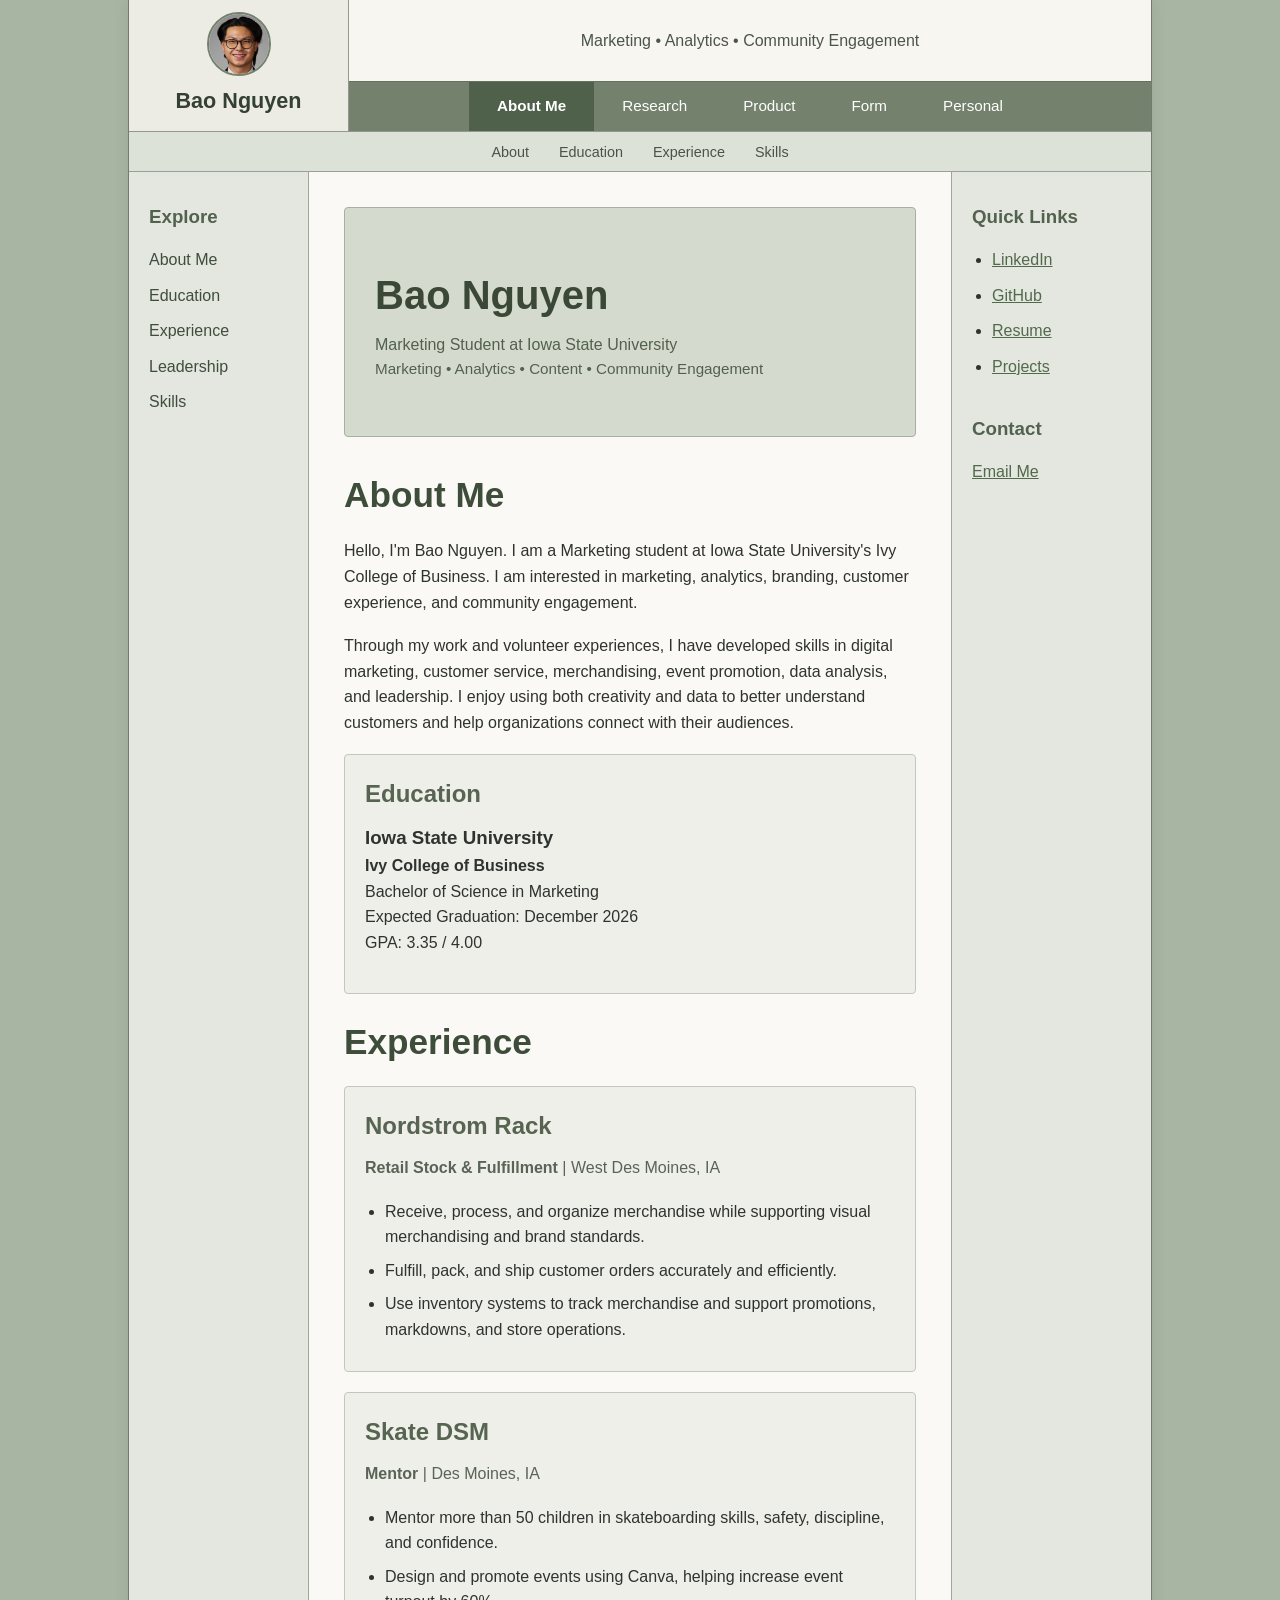
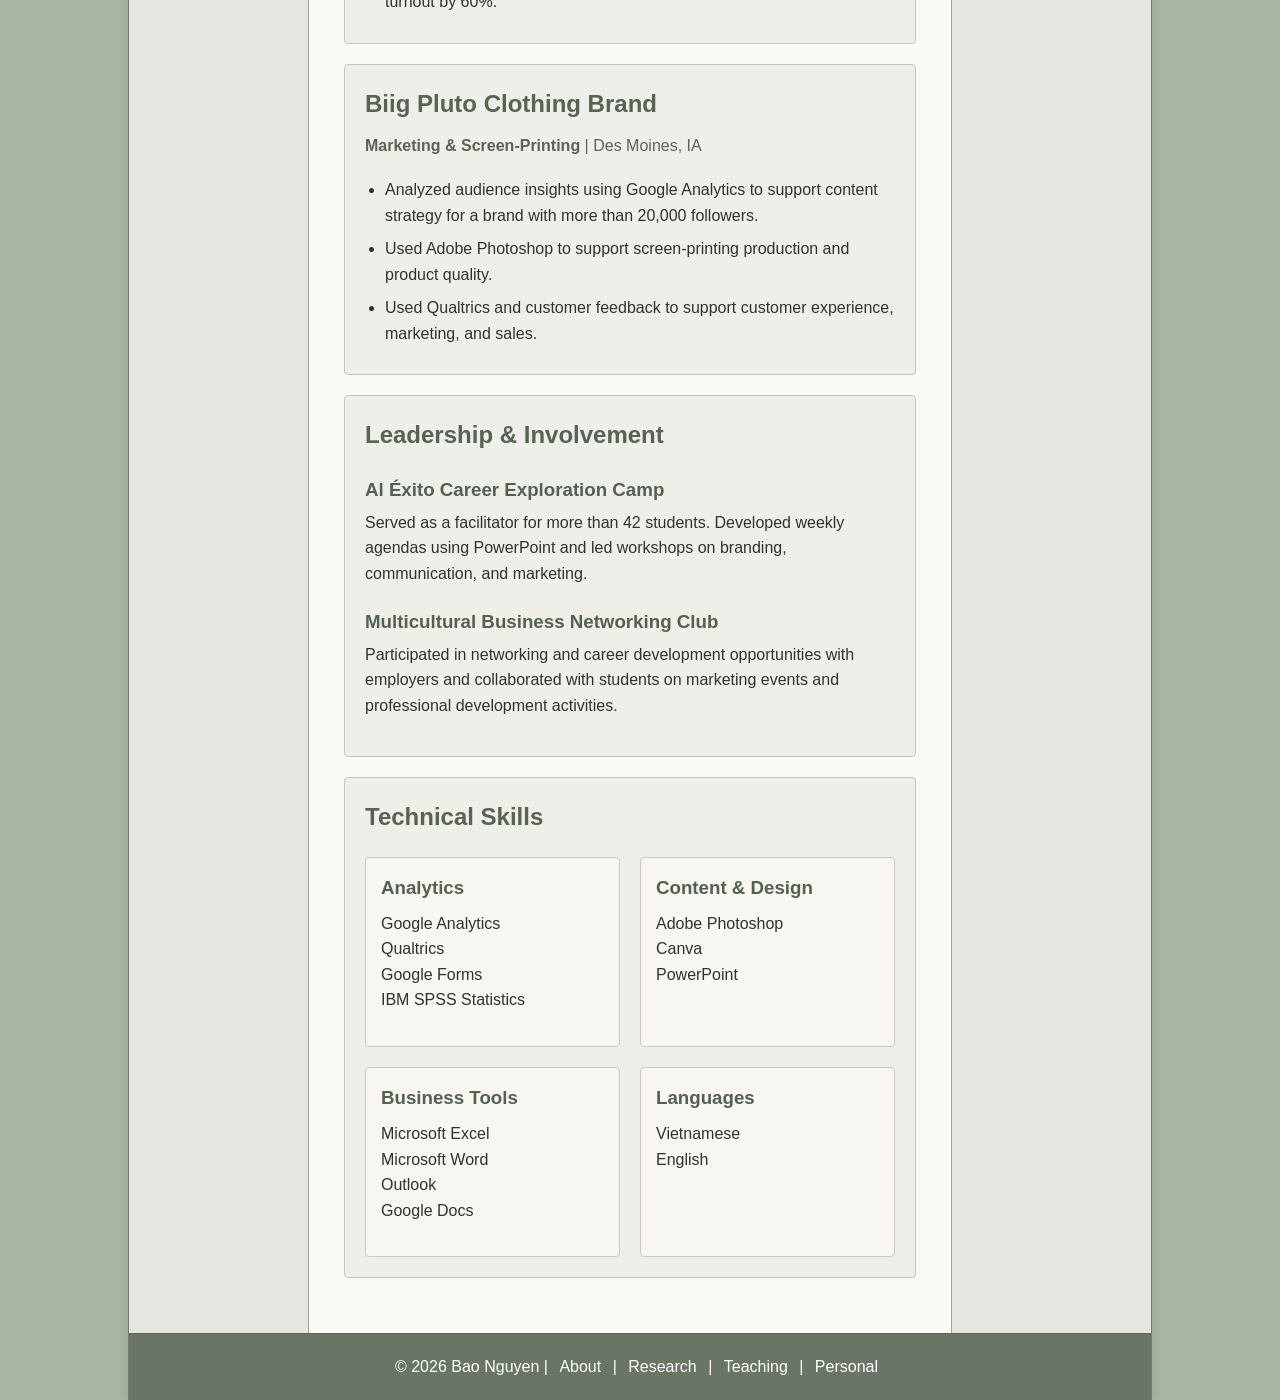
<file: index.html>
<!DOCTYPE html>
<html lang="en">

<head>
    <meta charset="UTF-8">
    <meta name="viewport" content="width=device-width, initial-scale=1.0">
    <title>Bao Nguyen | Marketing Portfolio</title>
    <link rel="stylesheet" href="style.css">
    <style>
        .logo-area {
            flex-direction: column;
            gap: 8px;
            padding: 12px;
        }

        .headshot {
            width: 64px;
            height: 64px;
            object-fit: cover;
            border-radius: 50%;
            border: 2px solid #73816d;
        }

        .logo-area a {
            font-size: 1.35rem;
        }
    </style>
</head>

<body>
    <div class="site-container">

        <header class="site-header">
            <div class="logo-area">
                <img class="headshot" src="headshot.jpg" alt="Professional headshot of Bao Nguyen">
                <a href="index.html">Bao Nguyen</a>
            </div>

            <div class="header-right">
                <div class="header-message">
                    Marketing • Analytics • Community Engagement
                </div>

                <nav id="primary-nav" class="primary-navigation"></nav>
            </div>
        </header>

        <nav class="secondary-navigation">
            <ul>
                <li><a href="#about">About</a></li>
                <li><a href="#education">Education</a></li>
                <li><a href="#experience">Experience</a></li>
                <li><a href="#skills">Skills</a></li>
            </ul>
        </nav>

        <div class="page-layout">
            <aside class="left-sidebar">
                <h3>Explore</h3>
                <ul>
                    <li><a href="#about">About Me</a></li>
                    <li><a href="#education">Education</a></li>
                    <li><a href="#experience">Experience</a></li>
                    <li><a href="#leadership">Leadership</a></li>
                    <li><a href="#skills">Skills</a></li>
                </ul>
            </aside>

            <main class="main-content">
                <section class="hero">
                    <h1>Bao Nguyen</h1>
                    <p>Marketing Student at Iowa State University</p>
                    <p class="hero-small">Marketing • Analytics • Content • Community Engagement</p>
                </section>

                <section id="about">
                    <h1>About Me</h1>
                    <p>Hello, I'm Bao Nguyen. I am a Marketing student at Iowa State University's Ivy College of Business. I am interested in marketing, analytics, branding, customer experience, and community engagement.</p>
                    <p>Through my work and volunteer experiences, I have developed skills in digital marketing, customer service, merchandising, event promotion, data analysis, and leadership. I enjoy using both creativity and data to better understand customers and help organizations connect with their audiences.</p>
                </section>

                <section id="education" class="content-card">
                    <h2>Education</h2>
                    <h3>Iowa State University</h3>
                    <p><strong>Ivy College of Business</strong><br>Bachelor of Science in Marketing<br>Expected Graduation: December 2026<br>GPA: 3.35 / 4.00</p>
                </section>

                <section id="experience">
                    <h1>Experience</h1>
                    <div class="content-card">
                        <h2>Nordstrom Rack</h2>
                        <p class="job-title"><strong>Retail Stock &amp; Fulfillment</strong> | West Des Moines, IA</p>
                        <ul>
                            <li>Receive, process, and organize merchandise while supporting visual merchandising and brand standards.</li>
                            <li>Fulfill, pack, and ship customer orders accurately and efficiently.</li>
                            <li>Use inventory systems to track merchandise and support promotions, markdowns, and store operations.</li>
                        </ul>
                    </div>
                    <div class="content-card">
                        <h2>Skate DSM</h2>
                        <p class="job-title"><strong>Mentor</strong> | Des Moines, IA</p>
                        <ul>
                            <li>Mentor more than 50 children in skateboarding skills, safety, discipline, and confidence.</li>
                            <li>Design and promote events using Canva, helping increase event turnout by 60%.</li>
                        </ul>
                    </div>
                    <div class="content-card">
                        <h2>Biig Pluto Clothing Brand</h2>
                        <p class="job-title"><strong>Marketing &amp; Screen-Printing</strong> | Des Moines, IA</p>
                        <ul>
                            <li>Analyzed audience insights using Google Analytics to support content strategy for a brand with more than 20,000 followers.</li>
                            <li>Used Adobe Photoshop to support screen-printing production and product quality.</li>
                            <li>Used Qualtrics and customer feedback to support customer experience, marketing, and sales.</li>
                        </ul>
                    </div>
                </section>

                <section id="leadership" class="content-card">
                    <h2>Leadership &amp; Involvement</h2>
                    <h3>Al Éxito Career Exploration Camp</h3>
                    <p>Served as a facilitator for more than 42 students. Developed weekly agendas using PowerPoint and led workshops on branding, communication, and marketing.</p>
                    <h3>Multicultural Business Networking Club</h3>
                    <p>Participated in networking and career development opportunities with employers and collaborated with students on marketing events and professional development activities.</p>
                </section>

                <section id="skills" class="content-card">
                    <h2>Technical Skills</h2>
                    <div class="skills-grid">
                        <div><h3>Analytics</h3><p>Google Analytics<br>Qualtrics<br>Google Forms<br>IBM SPSS Statistics</p></div>
                        <div><h3>Content &amp; Design</h3><p>Adobe Photoshop<br>Canva<br>PowerPoint</p></div>
                        <div><h3>Business Tools</h3><p>Microsoft Excel<br>Microsoft Word<br>Outlook<br>Google Docs</p></div>
                        <div><h3>Languages</h3><p>Vietnamese<br>English</p></div>
                    </div>
                </section>
            </main>

            <aside class="right-sidebar">
                <div class="sticky-content">
                    <h3>Quick Links</h3>
                    <ul>
                        <li><a href="#">LinkedIn</a></li>
                        <li><a href="#">GitHub</a></li>
                        <li><a href="Resume.pdf">Resume</a></li>
                        <li><a href="research.html">Projects</a></li>
                    </ul>
                    <h3 class="sidebar-heading">Contact</h3>
                    <p><a href="mailto:kevinbao59@gmail.com">Email Me</a></p>
                </div>
            </aside>
        </div>

        <footer class="site-footer">
            <p>© <span id="current-year"></span> Bao Nguyen | <a href="index.html">About</a> | <a href="research.html">Research</a> | <a href="teaching.html">Teaching</a> | <a href="personal.html">Personal</a></p>
        </footer>
    </div>

    <script src="navigation.js"></script>
</body>

</html>
</file>
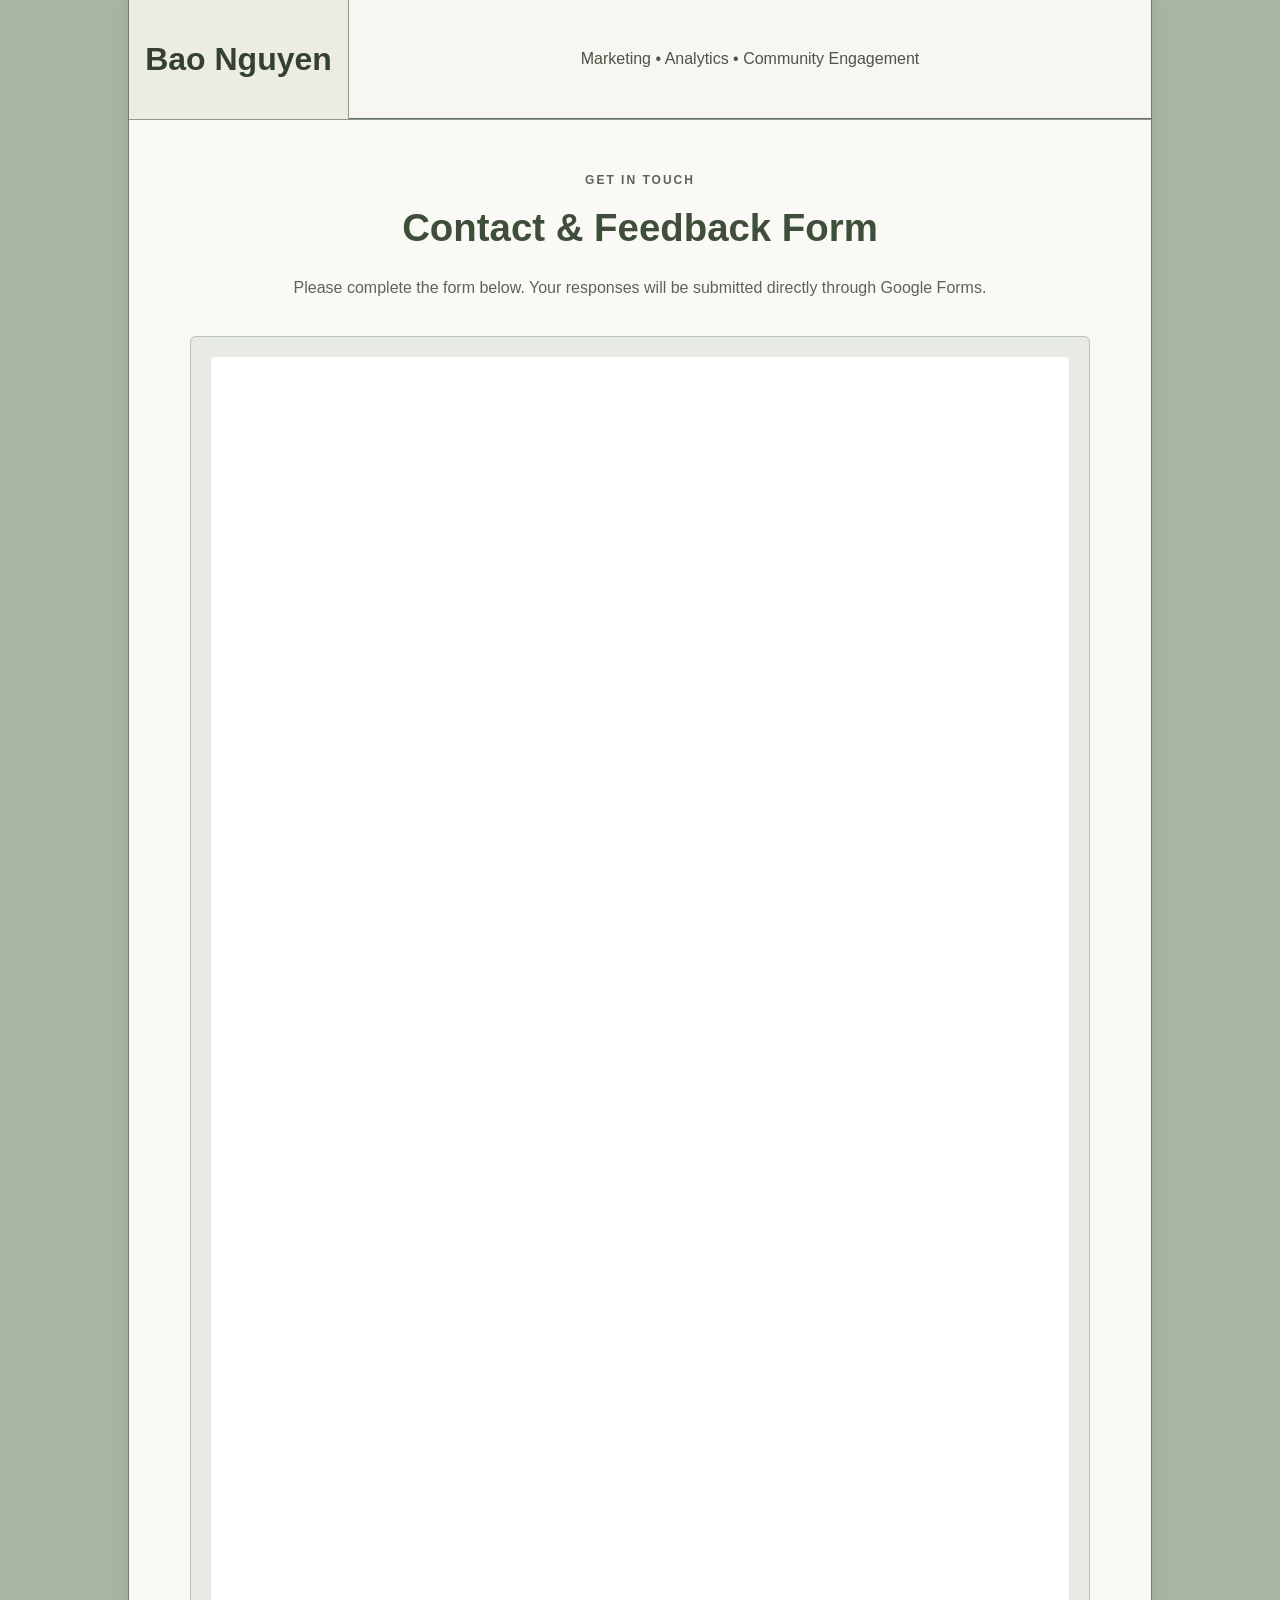
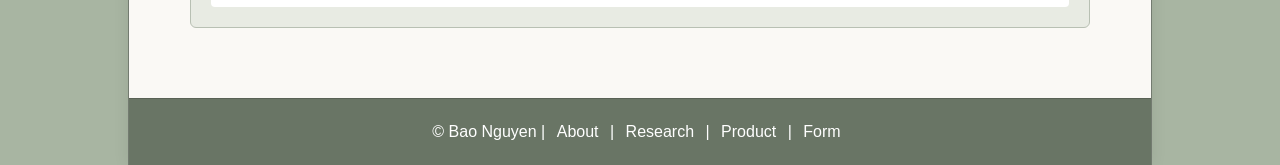
<file: form.html>
<!DOCTYPE html>
<html lang="en">

<head>
    <meta charset="UTF-8">

    <meta
        name="viewport"
        content="width=device-width, initial-scale=1.0"
    >

    <title>Bao Nguyen | Form</title>

    <link rel="stylesheet" href="style.css">
</head>


<body>

<div class="site-container">


    <!-- HEADER -->

    <header class="site-header">

        <div class="logo-area">

            <a href="index.html">
                Bao Nguyen
            </a>

        </div>


        <div class="header-right">

            <div class="header-message">
                Marketing • Analytics • Community Engagement
            </div>

            <nav
                id="primary-nav"
                class="primary-navigation">
            </nav>

        </div>

    </header>



    <!-- FORM PAGE -->

    <main class="form-page">


        <section class="form-intro">

            <p class="section-label">
                GET IN TOUCH
            </p>

            <h1>
                Contact & Feedback Form
            </h1>

            <p>
                Please complete the form below. Your responses
                will be submitted directly through Google Forms.
            </p>

        </section>



        <!-- GOOGLE FORM -->

        <section class="google-form-container">

            <iframe
                src="https://docs.google.com/forms/d/e/1FAIpQLSeXuPS-F8ZdUsVLpD8pHtnnBdNDeiyEklOzXHqjpeCrUKQ77w/viewform?embedded=true"
                width="100%"
                height="1250"
                frameborder="0"
                marginheight="0"
                marginwidth="0"
                title="Bao Nguyen Google Form">
                Loading…
            </iframe>

        </section>


    </main>



    <!-- FOOTER -->

    <footer class="site-footer">

        <p>

            ©
            <span id="current-year"></span>
            Bao Nguyen

            |

            <a href="index.html">
                About
            </a>

            |

            <a href="research.html">
                Research
            </a>

            |

            <a href="product.html">
                Product
            </a>

            |

            <a href="form.html">
                Form
            </a>

        </p>

    </footer>


</div>


<script src="js/navigation.js"></script>

</body>

</html>
</file>
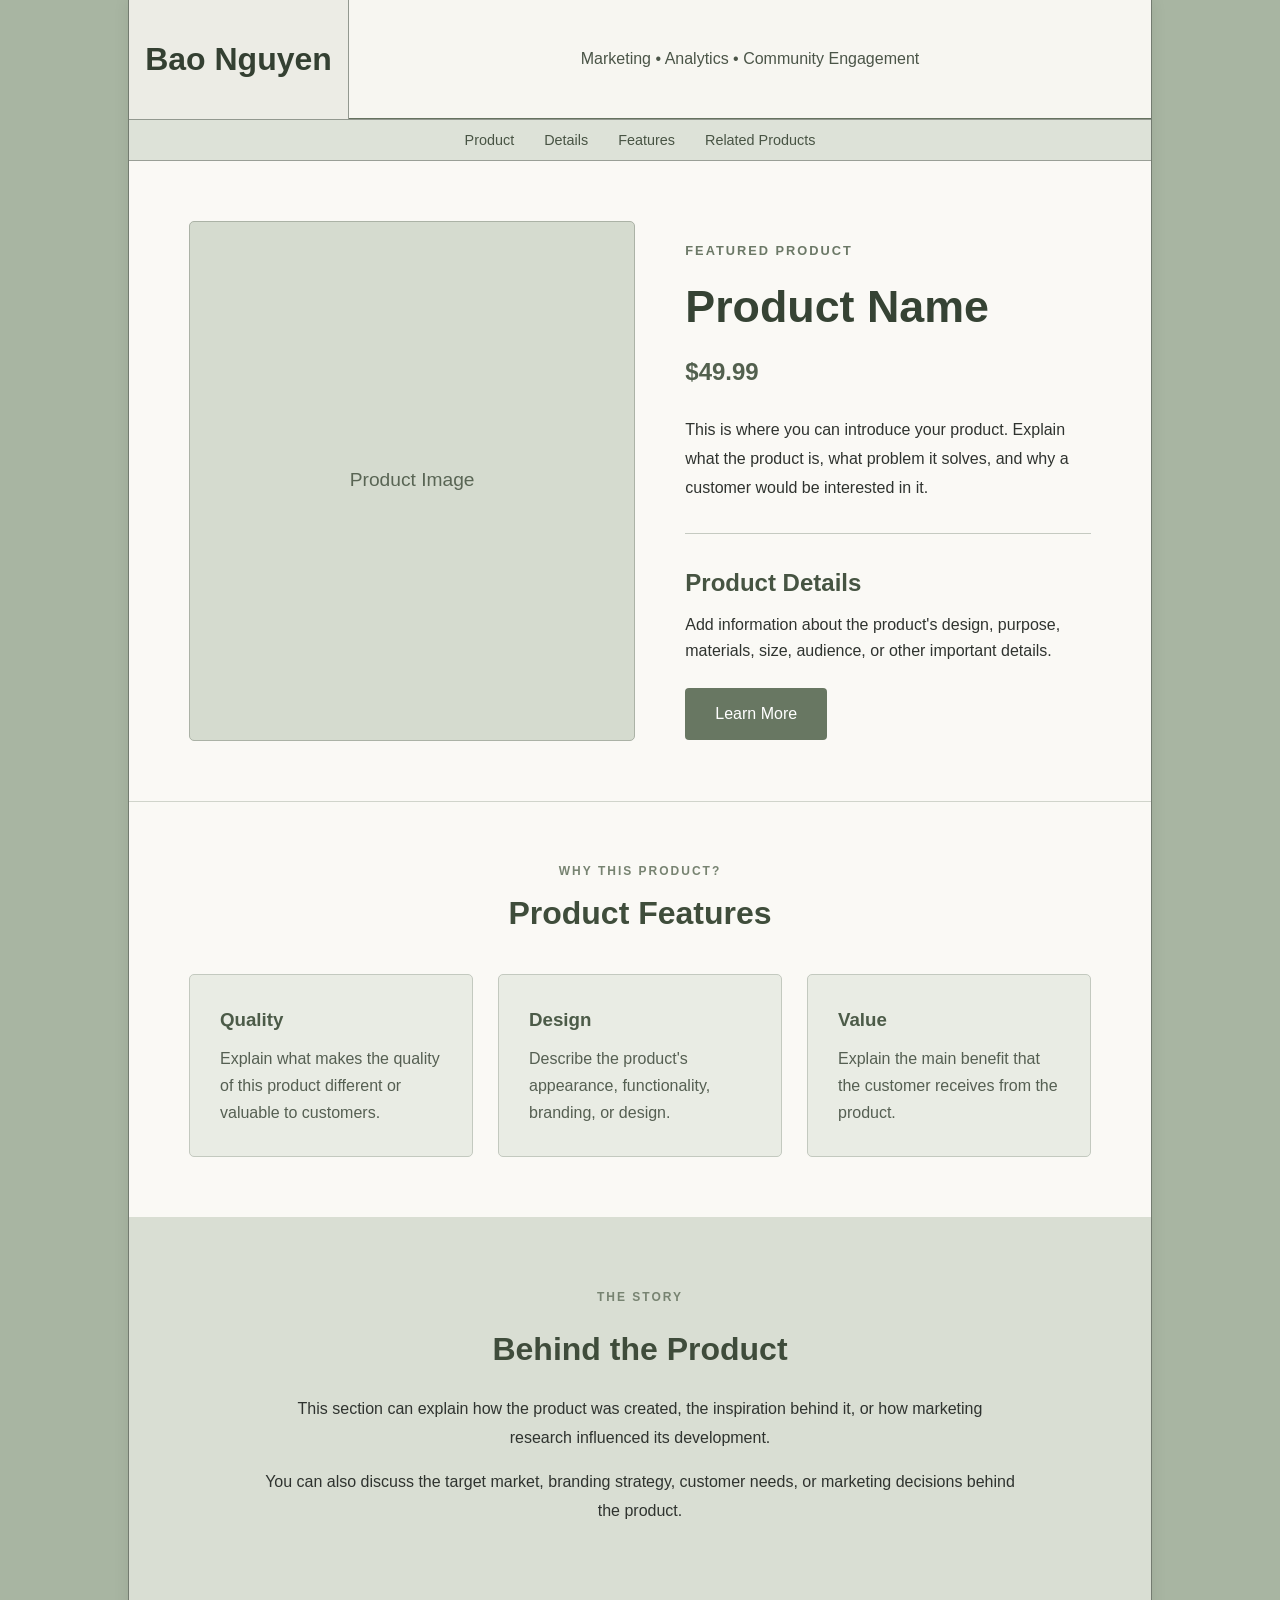
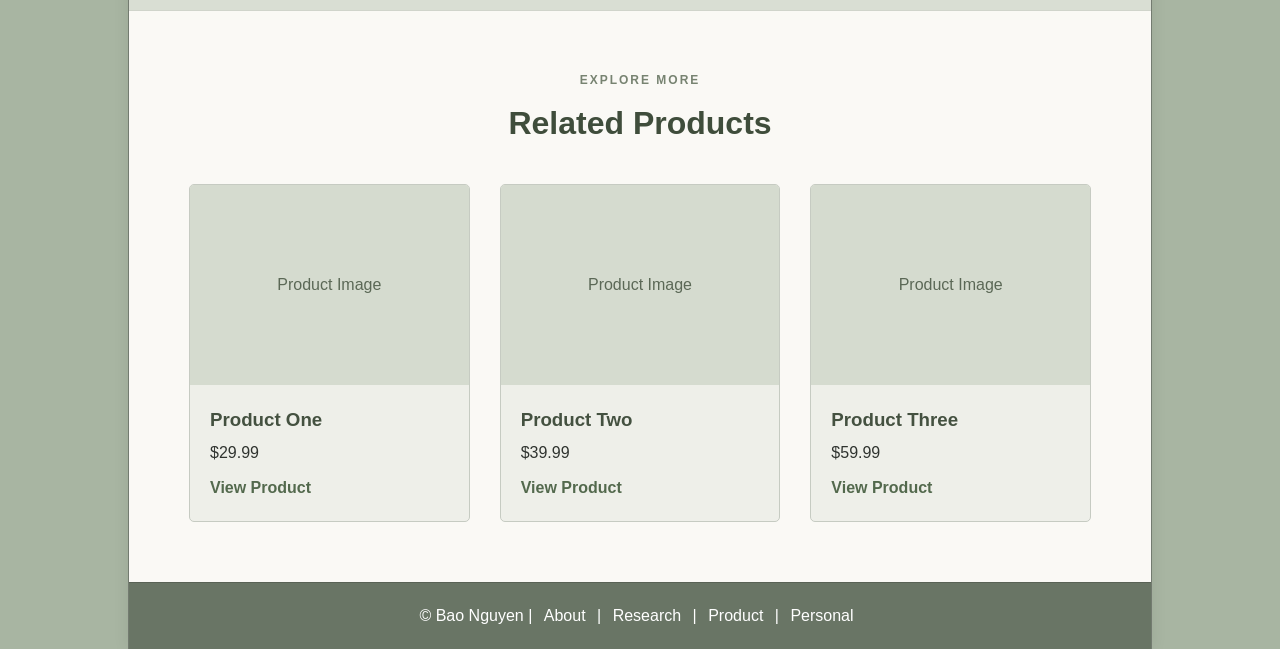
<file: product.html>
<!DOCTYPE html>
<html lang="en">

<head>
    <meta charset="UTF-8">

    <meta
        name="viewport"
        content="width=device-width, initial-scale=1.0"
    >

    <title>Bao Nguyen | Product</title>

    <link rel="stylesheet" href="style.css">
</head>


<body>

<div class="site-container">


    <!-- HEADER -->

    <header class="site-header">

        <div class="logo-area">
            <a href="index.html">
                Bao Nguyen
            </a>
        </div>


        <div class="header-right">

            <div class="header-message">
                Marketing • Analytics • Community Engagement
            </div>

            <nav
                id="primary-nav"
                class="primary-navigation">
            </nav>

        </div>

    </header>



    <!-- SECONDARY NAVIGATION -->

    <nav class="secondary-navigation">

        <ul>
            <li>
                <a href="#product">Product</a>
            </li>

            <li>
                <a href="#details">Details</a>
            </li>

            <li>
                <a href="#features">Features</a>
            </li>

            <li>
                <a href="#related">Related Products</a>
            </li>
        </ul>

    </nav>



    <!-- MAIN PAGE -->

    <div class="product-page-layout">


        <main class="product-main">


            <!-- PRODUCT SECTION -->

            <section
                id="product"
                class="product-display"
            >


                <!-- PRODUCT IMAGE -->

                <div class="product-image">

                    <!--
                    Replace this with your real image later:

                    <img
                        src="product-image.jpg"
                        alt="Product Name"
                    >
                    -->

                    <div class="image-placeholder">
                        Product Image
                    </div>

                </div>



                <!-- PRODUCT INFORMATION -->

                <div class="product-information">

                    <p class="product-category">
                        FEATURED PRODUCT
                    </p>

                    <h1>
                        Product Name
                    </h1>

                    <p class="product-price">
                        $49.99
                    </p>

                    <p class="product-description">

                        This is where you can introduce your
                        product. Explain what the product is,
                        what problem it solves, and why a
                        customer would be interested in it.

                    </p>


                    <hr>


                    <div id="details">

                        <h2>
                            Product Details
                        </h2>

                        <p>
                            Add information about the product's
                            design, purpose, materials, size,
                            audience, or other important details.
                        </p>

                    </div>


                    <a
                        href="#"
                        class="product-button"
                    >
                        Learn More
                    </a>

                </div>

            </section>



            <!-- FEATURES -->

            <section
                id="features"
                class="product-section"
            >

                <div class="section-heading">

                    <p class="section-label">
                        WHY THIS PRODUCT?
                    </p>

                    <h2>
                        Product Features
                    </h2>

                </div>


                <div class="feature-grid">


                    <div class="feature-card">

                        <h3>
                            Quality
                        </h3>

                        <p>
                            Explain what makes the quality of
                            this product different or valuable
                            to customers.
                        </p>

                    </div>


                    <div class="feature-card">

                        <h3>
                            Design
                        </h3>

                        <p>
                            Describe the product's appearance,
                            functionality, branding, or design.
                        </p>

                    </div>


                    <div class="feature-card">

                        <h3>
                            Value
                        </h3>

                        <p>
                            Explain the main benefit that the
                            customer receives from the product.
                        </p>

                    </div>


                </div>

            </section>



            <!-- PRODUCT STORY -->

            <section class="product-story">

                <div>

                    <p class="section-label">
                        THE STORY
                    </p>

                    <h2>
                        Behind the Product
                    </h2>

                    <p>
                        This section can explain how the product
                        was created, the inspiration behind it,
                        or how marketing research influenced its
                        development.
                    </p>

                    <p>
                        You can also discuss the target market,
                        branding strategy, customer needs, or
                        marketing decisions behind the product.
                    </p>

                </div>

            </section>



            <!-- RELATED PRODUCTS -->

            <section
                id="related"
                class="product-section"
            >

                <div class="section-heading">

                    <p class="section-label">
                        EXPLORE MORE
                    </p>

                    <h2>
                        Related Products
                    </h2>

                </div>


                <div class="related-product-grid">


                    <!-- PRODUCT 1 -->

                    <div class="related-product">

                        <div class="related-image">
                            Product Image
                        </div>

                        <h3>
                            Product One
                        </h3>

                        <p>
                            $29.99
                        </p>

                        <a href="#">
                            View Product
                        </a>

                    </div>



                    <!-- PRODUCT 2 -->

                    <div class="related-product">

                        <div class="related-image">
                            Product Image
                        </div>

                        <h3>
                            Product Two
                        </h3>

                        <p>
                            $39.99
                        </p>

                        <a href="#">
                            View Product
                        </a>

                    </div>



                    <!-- PRODUCT 3 -->

                    <div class="related-product">

                        <div class="related-image">
                            Product Image
                        </div>

                        <h3>
                            Product Three
                        </h3>

                        <p>
                            $59.99
                        </p>

                        <a href="#">
                            View Product
                        </a>

                    </div>


                </div>

            </section>


        </main>

    </div>



    <!-- FOOTER -->

    <footer class="site-footer">

        <p>

            ©
            <span id="current-year"></span>
            Bao Nguyen

            |

            <a href="index.html">
                About
            </a>

            |

            <a href="research.html">
                Research
            </a>

            |

            <a href="product.html">
                Product
            </a>

            |

            <a href="personal.html">
                Personal
            </a>

        </p>

    </footer>


</div>


<script src="js/navigation.js"></script>

</body>

</html>
</file>
<file: style.css>
/* =========================
   RESET
========================= */

* {
    margin: 0;
    padding: 0;
    box-sizing: border-box;
}


/* =========================
   BODY / BACKGROUND
========================= */

body {
    font-family: Arial, Helvetica, sans-serif;

    /* Sage green background */
    background-color: #a8b5a2;

    color: #2f332f;

    line-height: 1.6;
}


/* =========================
   MAIN WEBSITE CONTAINER

   80% width = approximately
   10% background on each side
========================= */

.site-container {
    width: 80%;
    min-height: 100vh;

    margin: 0 auto;

    background-color: #f7f6f1;

    border-left: 1px solid #737b70;
    border-right: 1px solid #737b70;

    box-shadow: 0 0 15px rgba(0, 0, 0, 0.08);
}


/* =========================
   HEADER
========================= */

.site-header {
    display: grid;

    grid-template-columns: 220px 1fr;

    min-height: 120px;

    border-bottom: 1px solid #92988f;
}


/* LOGO */

.logo-area {
    display: flex;

    align-items: center;
    justify-content: center;

    background-color: #ecece5;

    border-right: 1px solid #92988f;
}

.logo-area a {
    color: #344032;

    font-size: 2rem;

    font-weight: bold;

    text-decoration: none;
}


/* RIGHT SIDE OF HEADER */

.header-right {
    display: flex;

    flex-direction: column;
}


/* INFORMATIONAL HEADER AREA */

.header-message {
    flex: 1;

    display: flex;

    align-items: center;
    justify-content: center;

    padding: 20px;

    text-align: center;

    background-color: #f7f6f1;

    color: #4b5548;
}


/* =========================
   PRIMARY NAVIGATION
========================= */

.primary-navigation {
    background-color: #73816d;

    border-top: 1px solid #667260;
}

.primary-navigation ul {
    list-style: none;

    display: flex;

    justify-content: center;

    align-items: center;
}

.primary-navigation li {
    display: block;
}

.primary-navigation a {
    display: block;

    padding: 12px 28px;

    color: white;

    text-decoration: none;

    font-size: 0.95rem;

    transition: background-color 0.2s ease;
}

.primary-navigation a:hover {
    background-color: #5f6e5a;
}


/* CURRENT PAGE */

.primary-navigation a.active {
    background-color: #4f604b;

    font-weight: bold;
}


/* =========================
   SECONDARY NAV
========================= */

.secondary-navigation {
    background-color: #dde2d8;

    border-bottom: 1px solid #999f96;
}

.secondary-navigation ul {
    list-style: none;

    display: flex;

    justify-content: center;

    gap: 30px;

    padding: 7px;
}

.secondary-navigation a {
    color: #485444;

    text-decoration: none;

    font-size: 0.9rem;
}

.secondary-navigation a:hover {
    text-decoration: underline;
}


/* =========================
   MAIN THREE COLUMN LAYOUT
========================= */

.page-layout {
    display: grid;

    grid-template-columns:
        180px
        minmax(0, 1fr)
        200px;

    min-height: 650px;
}


/* =========================
   LEFT SIDEBAR
========================= */

.left-sidebar {
    padding: 30px 20px;

    background-color: #e4e7df;

    border-right: 1px solid #a0a59c;
}

.left-sidebar h3 {
    margin-bottom: 15px;

    color: #53614f;
}

.left-sidebar ul {
    list-style: none;
}

.left-sidebar li {
    margin-bottom: 10px;
}

.left-sidebar a {
    color: #3f4d3c;

    text-decoration: none;
}

.left-sidebar a:hover {
    text-decoration: underline;
}


/* =========================
   MAIN CONTENT
========================= */

.main-content {
    padding: 35px;

    background-color: #faf9f5;
}

.main-content h1 {
    margin-bottom: 15px;

    color: #3e4c3a;

    font-size: 2.2rem;
}

.main-content h2 {
    margin-top: 25px;

    margin-bottom: 10px;

    color: #566451;
}

.main-content p {
    margin-bottom: 18px;
}


/* =========================
   HERO AREA

   No image required yet,
   so you won't get a
   broken-image symbol.
========================= */

.hero {
    min-height: 230px;

    margin-bottom: 30px;

    padding: 30px;

    display: flex;

    flex-direction: column;

    justify-content: center;

    background-color: #d4dbce;

    border: 1px solid #a7afa2;

    border-radius: 4px;
}

.hero h1 {
    margin-bottom: 5px;

    font-size: 2.5rem;

    color: #3b4838;
}

.hero p {
    margin: 0;

    color: #53604f;
}


/* =========================
   CONTENT CARDS
========================= */

.content-card {
    padding: 20px;

    margin-bottom: 20px;

    background-color: #eeefe9;

    border: 1px solid #c2c7be;

    border-radius: 4px;
}

.content-card h2 {
    margin-top: 0;
}


/* =========================
   RIGHT SIDEBAR
========================= */

.right-sidebar {
    padding: 30px 20px;

    background-color: #e4e7df;

    border-left: 1px solid #a0a59c;
}

.right-sidebar h3 {
    margin-bottom: 15px;

    color: #53614f;
}

.right-sidebar ul {
    padding-left: 20px;
}

.right-sidebar li {
    margin-bottom: 10px;
}


/* STICKY SIDEBAR */

.sticky-content {
    position: sticky;

    top: 20px;
}


/* =========================
   GENERAL LINKS
========================= */

a {
    color: #52694c;
}

a:hover {
    color: #354432;
}


/* =========================
   BUTTON
========================= */

.button {
    display: inline-block;

    padding: 10px 18px;

    margin-top: 10px;

    background-color: #73816d;

    color: white;

    text-decoration: none;

    border-radius: 4px;
}

.button:hover {
    background-color: #596654;

    color: white;
}


/* =========================
   FOOTER
========================= */

.site-footer {
    padding: 20px;

    text-align: center;

    background-color: #697565;

    color: white;

    border-top: 1px solid #596255;
}

.site-footer a {
    margin: 0 7px;

    color: white;

    text-decoration: none;
}

.site-footer a:hover {
    text-decoration: underline;
}


/* =========================
   TABLET
========================= */

@media screen and (max-width: 1000px) {

    .site-container {
        width: 90%;
    }

    .page-layout {
        grid-template-columns: 160px 1fr;
    }

    .right-sidebar {
        display: none;
    }
}


/* =========================
   MOBILE
========================= */

@media screen and (max-width: 700px) {

    .site-container {
        width: 100%;
    }

    .site-header {
        grid-template-columns: 1fr;
    }

    .logo-area {
        padding: 20px;

        border-right: none;

        border-bottom: 1px solid #92988f;
    }

    .primary-navigation ul {
        flex-direction: column;
    }

    .primary-navigation li {
        width: 100%;
    }

    .primary-navigation a {
        text-align: center;
    }

    .secondary-navigation ul {
        flex-wrap: wrap;

        gap: 10px 20px;
    }

    .page-layout {
        display: block;
    }

    .left-sidebar {
        display: none;
    }

    .right-sidebar {
        display: none;
    }

    .main-content {
        padding: 25px 20px;
    }

    .hero h1 {
        font-size: 2rem;
    }

}

/* =========================
   RESUME / PORTFOLIO CONTENT
========================= */

.hero-small {
    margin-top: 8px;
    font-size: 0.95rem;
    color: #657060;
}


/* JOB TITLES */

.job-title {
    margin-bottom: 15px;
    color: #596456;
}


/* BULLETS INSIDE CARDS */

.content-card ul {
    margin-left: 20px;
    margin-top: 10px;
}

.content-card li {
    margin-bottom: 8px;
}


/* LEADERSHIP */

#leadership h3 {
    margin-top: 20px;
    margin-bottom: 5px;
    color: #53614f;
}


/* =========================
   SKILLS GRID
========================= */

.skills-grid {
    display: grid;

    grid-template-columns:
        repeat(2, 1fr);

    gap: 20px;

    margin-top: 20px;
}

.skills-grid div {
    padding: 15px;

    background-color: #f7f6f1;

    border: 1px solid #c7ccc3;

    border-radius: 4px;
}

.skills-grid h3 {
    margin-bottom: 8px;
    color: #53614f;
}


/* =========================
   RIGHT SIDEBAR HEADINGS
========================= */

.sidebar-heading {
    margin-top: 35px;
}


/* MOBILE SKILLS */

@media screen and (max-width: 700px) {

    .skills-grid {
        grid-template-columns: 1fr;
    }

}

/* =========================================
   PRODUCT PAGE
========================================= */

.product-page-layout {
    background-color: #faf9f5;
}

.product-main {
    width: 100%;
}


/* MAIN PRODUCT */

.product-display {
    display: grid;
    grid-template-columns: 1.1fr 1fr;

    gap: 50px;

    padding: 60px;
}


/* PRODUCT IMAGE */

.product-image {
    width: 100%;
}

.product-image img {
    width: 100%;
    height: 520px;

    object-fit: cover;

    border-radius: 5px;

    border: 1px solid #abb2a6;
}


/* TEMPORARY IMAGE PLACEHOLDER */

.image-placeholder {
    height: 520px;

    display: flex;
    justify-content: center;
    align-items: center;

    background-color: #d5dbcf;

    border: 1px solid #abb2a6;

    border-radius: 5px;

    color: #596554;

    font-size: 1.2rem;
}


/* PRODUCT INFORMATION */

.product-information {
    padding-top: 20px;
}

.product-category {
    margin-bottom: 10px;

    color: #6b7866;

    font-size: 0.8rem;

    font-weight: bold;

    letter-spacing: 2px;
}

.product-information h1 {
    margin-bottom: 10px;

    color: #364334;

    font-size: 2.8rem;
}

.product-price {
    margin-bottom: 25px;

    color: #52604e;

    font-size: 1.5rem;

    font-weight: bold;
}

.product-description {
    margin-bottom: 25px;

    font-size: 1rem;

    line-height: 1.8;
}

.product-information hr {
    margin: 30px 0;

    border: none;

    border-top: 1px solid #c5cac1;
}

.product-information h2 {
    margin-bottom: 10px;

    color: #465442;
}


/* PRODUCT BUTTON */

.product-button {
    display: inline-block;

    margin-top: 25px;

    padding: 13px 30px;

    background-color: #687762;

    color: white;

    text-decoration: none;

    border-radius: 4px;

    transition: 0.2s ease;
}

.product-button:hover {
    background-color: #4f604a;

    color: white;

    transform: translateY(-2px);
}


/* =========================================
   PRODUCT SECTIONS
========================================= */

.product-section {
    padding: 60px;

    border-top: 1px solid #d0d4cb;
}

.section-heading {
    margin-bottom: 35px;

    text-align: center;
}

.section-heading h2 {
    color: #3f4d3b;

    font-size: 2rem;
}

.section-label {
    margin-bottom: 7px;

    color: #778371;

    font-size: 0.75rem;

    font-weight: bold;

    letter-spacing: 2px;
}


/* =========================================
   PRODUCT FEATURES
========================================= */

.feature-grid {
    display: grid;

    grid-template-columns:
        repeat(3, 1fr);

    gap: 25px;
}

.feature-card {
    padding: 30px;

    background-color: #e9ece4;

    border: 1px solid #c3c9bf;

    border-radius: 5px;
}

.feature-card h3 {
    margin-bottom: 10px;

    color: #4c5b48;
}

.feature-card p {
    color: #555f52;

    line-height: 1.7;
}


/* =========================================
   PRODUCT STORY
========================================= */

.product-story {
    padding: 70px;

    background-color: #d9ded3;

    text-align: center;
}

.product-story div {
    max-width: 750px;

    margin: auto;
}

.product-story h2 {
    margin-bottom: 20px;

    color: #3f4c3b;

    font-size: 2rem;
}

.product-story p {
    margin-bottom: 15px;

    line-height: 1.8;
}


/* =========================================
   RELATED PRODUCTS
========================================= */

.related-product-grid {
    display: grid;

    grid-template-columns:
        repeat(3, 1fr);

    gap: 30px;
}

.related-product {
    padding-bottom: 20px;

    background-color: #eeefe9;

    border: 1px solid #c6cbc2;

    border-radius: 5px;

    overflow: hidden;
}

.related-image {
    height: 200px;

    display: flex;

    align-items: center;

    justify-content: center;

    margin-bottom: 20px;

    background-color: #d5dbcf;

    color: #5b6856;
}

.related-product h3,
.related-product p,
.related-product a {
    margin-left: 20px;
    margin-right: 20px;
}

.related-product h3 {
    margin-bottom: 5px;

    color: #445140;
}

.related-product p {
    margin-bottom: 10px;
}

.related-product a {
    color: #53694d;

    font-weight: bold;

    text-decoration: none;
}

.related-product a:hover {
    text-decoration: underline;
}


/* =========================================
   PRODUCT PAGE RESPONSIVE
========================================= */

@media screen and (max-width: 900px) {

    .product-display {
        grid-template-columns: 1fr;

        padding: 40px;
    }

    .feature-grid {
        grid-template-columns: 1fr;
    }

    .related-product-grid {
        grid-template-columns: 1fr 1fr;
    }

}


@media screen and (max-width: 600px) {

    .product-display,
    .product-section,
    .product-story {
        padding: 25px;
    }

    .product-information h1 {
        font-size: 2rem;
    }

    .image-placeholder,
    .product-image img {
        height: 350px;
    }

    .related-product-grid {
        grid-template-columns: 1fr;
    }

}
/* Professional Headshot */

.profile-photo-container {
    width: 100%;
    text-align: center;
    margin-bottom: 25px;
}

.profile-photo {
    width: 170px;
    height: 210px;
    object-fit: cover;
    object-position: center top;
    border-radius: 6px;
    border: 1px solid #9ba595;
    display: block;
    margin: 0 auto;
}
/* =========================================
   GOOGLE FORM PAGE
========================================= */

.form-page {
    padding: 50px 60px 70px;

    background-color: #faf9f5;
}


/* TOP INTRO */

.form-intro {
    max-width: 750px;

    margin: 0 auto 35px;

    text-align: center;
}

.form-intro h1 {
    margin-bottom: 15px;

    color: #3f4d3b;

    font-size: 2.4rem;
}

.form-intro p {
    color: #5b6557;

    line-height: 1.7;
}


/* GOOGLE FORM */

.google-form-container {
    max-width: 900px;

    margin: 0 auto;

    padding: 20px;

    background-color: #e8ebe3;

    border: 1px solid #b8c0b3;

    border-radius: 6px;
}

.google-form-container iframe {
    display: block;

    width: 100%;

    min-height: 1250px;

    background-color: white;

    border: none;

    border-radius: 4px;
}


/* MOBILE */

@media screen and (max-width: 700px) {

    .form-page {
        padding: 30px 15px 50px;
    }

    .form-intro h1 {
        font-size: 1.9rem;
    }

    .google-form-container {
        padding: 8px;
    }

    .google-form-container iframe {
        min-height: 1400px;
    }
</file>
